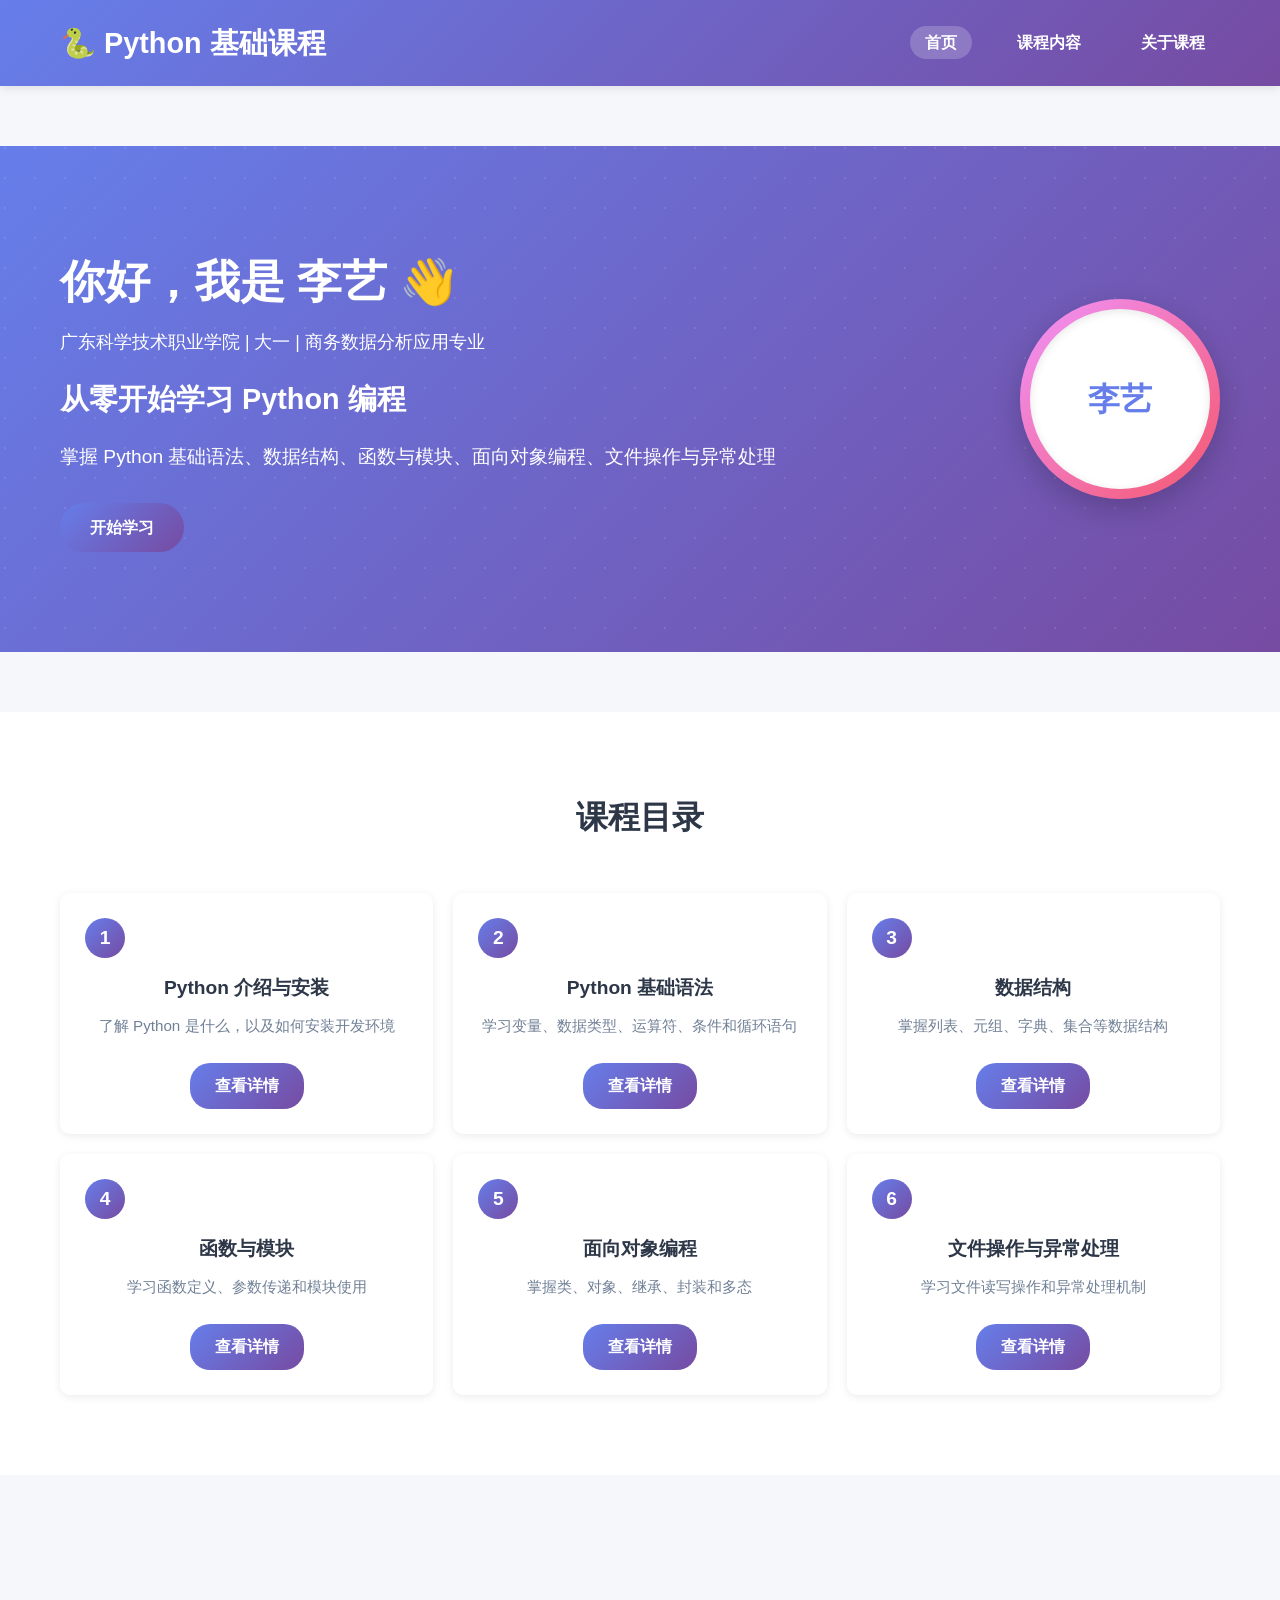
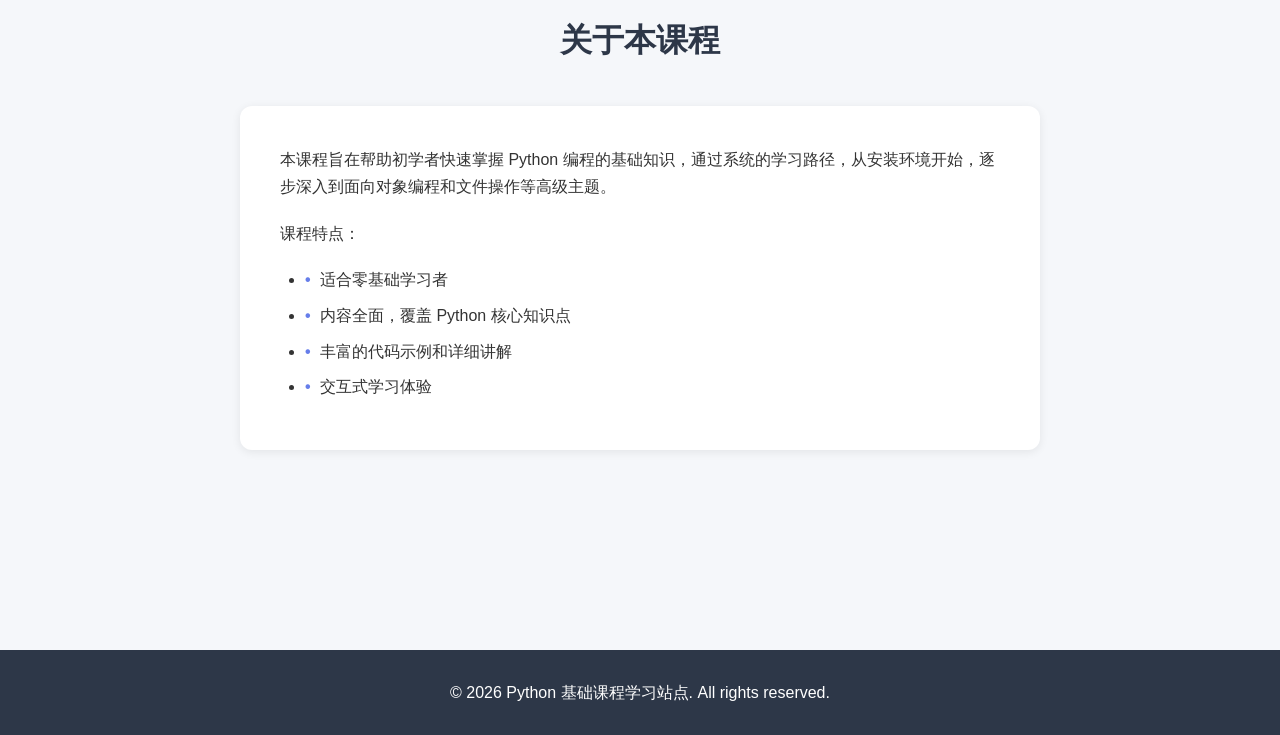
<file: index.html>
<!DOCTYPE html>
<html lang="zh-CN">
<head>
    <meta charset="UTF-8">
    <meta name="viewport" content="width=device-width, initial-scale=1.0">
    <title>Python 基础课程 - 学习站点</title>
    <link rel="stylesheet" href="style.css">
</head>
<body>
    <header>
        <nav class="navbar">
            <div class="container">
                <div class="navbar-brand">
                    <h1>🐍 Python 基础课程</h1>
                </div>
                <div class="navbar-menu">
                    <ul>
                        <li><a href="index.html" class="active">首页</a></li>
                        <li><a href="#courses">课程内容</a></li>
                        <li><a href="#about">关于课程</a></li>
                    </ul>
                </div>
            </div>
        </nav>
    </header>

    <main>
        <section class="hero-section">
            <div class="container">
                <div class="hero-content">
                    <div class="hero-text">
                        <h2>你好，我是 李艺 👋</h2>
                        <p class="subtitle">广东科学技术职业学院 | 大一 | 商务数据分析应用专业</p>
                        <h3>从零开始学习 Python 编程</h3>
                        <p>掌握 Python 基础语法、数据结构、函数与模块、面向对象编程、文件操作与异常处理</p>
                        <a href="#courses" class="btn">开始学习</a>
                    </div>
                    <div class="hero-avatar">
                        <div class="avatar">
                            <div class="avatar-inner">
                                <span>李艺</span>
                            </div>
                        </div>
                    </div>
                </div>
            </div>
        </section>

        <section id="courses" class="courses-section">
            <div class="container">
                <h2>课程目录</h2>
                <div class="lesson-grid">
                    <div class="lesson-card" onclick="window.location.href='python-course.html?lesson=0'">
                        <div class="lesson-number">1</div>
                        <h4>Python 介绍与安装</h4>
                        <p>了解 Python 是什么，以及如何安装开发环境</p>
                        <a href="python-course.html?lesson=0" class="btn">查看详情</a>
                    </div>
                    <div class="lesson-card" onclick="window.location.href='python-course.html?lesson=1'">
                        <div class="lesson-number">2</div>
                        <h4>Python 基础语法</h4>
                        <p>学习变量、数据类型、运算符、条件和循环语句</p>
                        <a href="python-course.html?lesson=1" class="btn">查看详情</a>
                    </div>
                    <div class="lesson-card" onclick="window.location.href='python-course.html?lesson=2'">
                        <div class="lesson-number">3</div>
                        <h4>数据结构</h4>
                        <p>掌握列表、元组、字典、集合等数据结构</p>
                        <a href="python-course.html?lesson=2" class="btn">查看详情</a>
                    </div>
                    <div class="lesson-card" onclick="window.location.href='python-course.html?lesson=3'">
                        <div class="lesson-number">4</div>
                        <h4>函数与模块</h4>
                        <p>学习函数定义、参数传递和模块使用</p>
                        <a href="python-course.html?lesson=3" class="btn">查看详情</a>
                    </div>
                    <div class="lesson-card" onclick="window.location.href='python-course.html?lesson=4'">
                        <div class="lesson-number">5</div>
                        <h4>面向对象编程</h4>
                        <p>掌握类、对象、继承、封装和多态</p>
                        <a href="python-course.html?lesson=4" class="btn">查看详情</a>
                    </div>
                    <div class="lesson-card" onclick="window.location.href='python-course.html?lesson=5'">
                        <div class="lesson-number">6</div>
                        <h4>文件操作与异常处理</h4>
                        <p>学习文件读写操作和异常处理机制</p>
                        <a href="python-course.html?lesson=5" class="btn">查看详情</a>
                    </div>
                </div>
            </div>
        </section>

        <section id="about" class="about-section">
            <div class="container">
                <h2>关于本课程</h2>
                <div class="about-content">
                    <p>本课程旨在帮助初学者快速掌握 Python 编程的基础知识，通过系统的学习路径，从安装环境开始，逐步深入到面向对象编程和文件操作等高级主题。</p>
                    <p>课程特点：</p>
                    <ul>
                        <li>适合零基础学习者</li>
                        <li>内容全面，覆盖 Python 核心知识点</li>
                        <li>丰富的代码示例和详细讲解</li>
                        <li>交互式学习体验</li>
                    </ul>
                </div>
            </div>
        </section>
    </main>

    <footer>
        <div class="container">
            <p>&copy; 2026 Python 基础课程学习站点. All rights reserved.</p>
        </div>
    </footer>
</body>
</html>
</file>
<file: style.css>
* {
    margin: 0;
    padding: 0;
    box-sizing: border-box;
}

body {
    font-family: 'Segoe UI', Tahoma, Geneva, Verdana, sans-serif;
    line-height: 1.6;
    color: #333;
    background-color: #f5f7fa;
}

.container {
    max-width: 1200px;
    margin: 0 auto;
    padding: 0 20px;
}

/* 导航栏样式 */
.navbar {
    background: linear-gradient(135deg, #667eea 0%, #764ba2 100%);
    color: white;
    padding: 20px 0;
    position: sticky;
    top: 0;
    z-index: 1000;
    box-shadow: 0 2px 10px rgba(0, 0, 0, 0.1);
}

.navbar .container {
    display: flex;
    justify-content: space-between;
    align-items: center;
}

.navbar-brand h1 {
    font-size: 1.8rem;
    margin: 0;
}

.navbar-menu ul {
    list-style: none;
    display: flex;
    gap: 30px;
    margin: 0;
}

.navbar-menu a {
    color: white;
    text-decoration: none;
    font-weight: 600;
    transition: opacity 0.3s ease;
    padding: 8px 15px;
    border-radius: 20px;
}

.navbar-menu a:hover {
    opacity: 0.9;
    background: rgba(255, 255, 255, 0.1);
}

.navbar-menu a.active {
    background: rgba(255, 255, 255, 0.2);
}

/* 响应式设计 */
@media (max-width: 768px) {
    .hero-content {
        flex-direction: column;
        text-align: center;
    }
    
    .hero-text {
        text-align: center;
    }
    
    .hero-text h2 {
        font-size: 2.2rem;
    }
    
    .hero-text h3 {
        font-size: 1.5rem;
    }
    
    .avatar {
        width: 150px;
        height: 150px;
    }
    
    .avatar-inner {
        width: 135px;
        height: 135px;
        font-size: 1.5rem;
    }
    
    .navbar .container {
        flex-direction: column;
        gap: 15px;
    }
    
    .navbar-menu ul {
        gap: 15px;
    }
    
    .lesson-grid {
        grid-template-columns: 1fr;
    }
}

/* 英雄区域 */
.hero-section {
    background: linear-gradient(135deg, #667eea 0%, #764ba2 100%);
    color: white;
    padding: 100px 0;
    position: relative;
    overflow: hidden;
}

.hero-section::before {
    content: '';
    position: absolute;
    top: -50%;
    left: -50%;
    width: 200%;
    height: 200%;
    background: radial-gradient(circle, rgba(255,255,255,0.1) 1px, transparent 1px);
    background-size: 30px 30px;
    animation: float 20s linear infinite;
}

@keyframes float {
    0% {
        transform: translate(0, 0);
    }
    100% {
        transform: translate(30px, 30px);
    }
}

.hero-content {
    display: flex;
    align-items: center;
    justify-content: space-between;
    gap: 40px;
    position: relative;
    z-index: 1;
}

.hero-text {
    flex: 1;
    text-align: left;
}

.hero-text h2 {
    font-size: 2.8rem;
    margin-bottom: 10px;
    color: white;
    font-weight: 700;
    animation: slideInLeft 1s ease-out;
}

.hero-text .subtitle {
    font-size: 1.1rem;
    margin-bottom: 20px;
    opacity: 0.9;
    animation: slideInLeft 1s ease-out 0.2s both;
}

.hero-text h3 {
    font-size: 1.8rem;
    margin-bottom: 20px;
    color: white;
    animation: slideInLeft 1s ease-out 0.4s both;
}

.hero-text p {
    font-size: 1.2rem;
    margin-bottom: 30px;
    opacity: 0.9;
    animation: slideInLeft 1s ease-out 0.6s both;
}

.hero-text .btn {
    animation: slideInLeft 1s ease-out 0.8s both;
}

.hero-avatar {
    flex-shrink: 0;
    animation: slideInRight 1s ease-out;
}

.avatar {
    width: 200px;
    height: 200px;
    border-radius: 50%;
    background: linear-gradient(135deg, #f093fb 0%, #f5576c 100%);
    display: flex;
    align-items: center;
    justify-content: center;
    box-shadow: 0 10px 30px rgba(0, 0, 0, 0.2);
    animation: pulse 2s ease-in-out infinite;
}

.avatar-inner {
    width: 180px;
    height: 180px;
    border-radius: 50%;
    background: white;
    display: flex;
    align-items: center;
    justify-content: center;
    color: #667eea;
    font-size: 2rem;
    font-weight: bold;
    box-shadow: inset 0 2px 10px rgba(0, 0, 0, 0.1);
}

@keyframes slideInLeft {
    from {
        opacity: 0;
        transform: translateX(-50px);
    }
    to {
        opacity: 1;
        transform: translateX(0);
    }
}

@keyframes slideInRight {
    from {
        opacity: 0;
        transform: translateX(50px);
    }
    to {
        opacity: 1;
        transform: translateX(0);
    }
}

@keyframes pulse {
    0% {
        transform: scale(1);
    }
    50% {
        transform: scale(1.05);
    }
    100% {
        transform: scale(1);
    }
}

header h1 {
    font-size: 2.5rem;
    margin-bottom: 10px;
}

header p {
    font-size: 1.2rem;
    opacity: 0.9;
}

main {
    padding: 60px 0;
}

section {
    margin-bottom: 60px;
}

h2 {
    font-size: 2rem;
    margin-bottom: 30px;
    color: #2d3748;
}

.welcome-section {
    background: white;
    padding: 40px;
    border-radius: 12px;
    box-shadow: 0 2px 10px rgba(0, 0, 0, 0.08);
}

.course-grid {
    display: grid;
    grid-template-columns: repeat(auto-fit, minmax(300px, 1fr));
    gap: 30px;
}

.course-card {
    background: white;
    border-radius: 12px;
    padding: 40px 30px;
    text-align: center;
    box-shadow: 0 4px 15px rgba(0, 0, 0, 0.1);
    transition: transform 0.3s ease, box-shadow 0.3s ease;
}

.course-card:hover {
    transform: translateY(-5px);
    box-shadow: 0 8px 25px rgba(0, 0, 0, 0.15);
}

.course-icon {
    font-size: 4rem;
    margin-bottom: 20px;
}

.course-card h3 {
    font-size: 1.5rem;
    margin-bottom: 15px;
    color: #2d3748;
}

.course-card p {
    color: #718096;
    margin-bottom: 25px;
}

.btn {
    display: inline-block;
    padding: 12px 30px;
    background: linear-gradient(135deg, #667eea 0%, #764ba2 100%);
    color: white;
    text-decoration: none;
    border-radius: 25px;
    font-weight: 600;
    transition: opacity 0.3s ease;
}

.btn:hover {
    opacity: 0.9;
}

/* 课程部分 */
.courses-section {
    padding: 80px 0;
    background: white;
}

.courses-section h2 {
    text-align: center;
    margin-bottom: 50px;
    color: #2d3748;
}

.lesson-grid {
    display: grid;
    grid-template-columns: repeat(auto-fill, minmax(300px, 1fr));
    gap: 30px;
}

.lesson-card {
    background: #f8f9fa;
    border-radius: 12px;
    padding: 30px;
    text-align: center;
    box-shadow: 0 4px 15px rgba(0, 0, 0, 0.08);
    transition: transform 0.3s ease, box-shadow 0.3s ease;
    cursor: pointer;
}

.lesson-card:hover {
    transform: translateY(-5px);
    box-shadow: 0 8px 25px rgba(0, 0, 0, 0.15);
}

.lesson-number {
    display: inline-block;
    width: 50px;
    height: 50px;
    background: linear-gradient(135deg, #667eea 0%, #764ba2 100%);
    color: white;
    border-radius: 50%;
    display: flex;
    align-items: center;
    justify-content: center;
    font-weight: bold;
    font-size: 1.2rem;
    margin-bottom: 20px;
}

.lesson-card h4 {
    font-size: 1.3rem;
    margin-bottom: 15px;
    color: #2d3748;
}

.lesson-card p {
    color: #718096;
    margin-bottom: 25px;
}

.lesson-card .btn {
    display: inline-block;
    padding: 10px 25px;
    background: linear-gradient(135deg, #667eea 0%, #764ba2 100%);
    color: white;
    text-decoration: none;
    border-radius: 20px;
    font-weight: 600;
    transition: opacity 0.3s ease;
}

.lesson-card .btn:hover {
    opacity: 0.9;
}

/* 关于部分 */
.about-section {
    padding: 80px 0;
    background: #f5f7fa;
}

.about-section h2 {
    text-align: center;
    margin-bottom: 40px;
    color: #2d3748;
}

.about-content {
    background: white;
    padding: 40px;
    border-radius: 12px;
    box-shadow: 0 2px 10px rgba(0, 0, 0, 0.08);
    max-width: 800px;
    margin: 0 auto;
}

.about-content p {
    margin-bottom: 20px;
    line-height: 1.7;
}

.about-content ul {
    margin-left: 25px;
    margin-top: 20px;
}

.about-content li {
    margin-bottom: 10px;
    position: relative;
    padding-left: 15px;
}

.about-content li:before {
    content: "•";
    color: #667eea;
    font-weight: bold;
    position: absolute;
    left: 0;
}

footer {
    background: #2d3748;
    color: white;
    text-align: center;
    padding: 30px 0;
    margin-top: 0;
}

.course-header {
    background: linear-gradient(135deg, #667eea 0%, #764ba2 100%);
    color: white;
    padding: 60px 0;
    text-align: center;
}

.course-header h2 {
    font-size: 2rem;
    margin-bottom: 10px;
    color: white;
}

.course-header p {
    font-size: 1.1rem;
    opacity: 0.9;
}

.back-link {
    display: inline-flex;
    align-items: center;
    color: white;
    text-decoration: none;
    font-weight: 600;
    margin-bottom: 20px;
}

.back-link:hover {
    text-decoration: underline;
}

.lesson-grid {
    display: grid;
    grid-template-columns: repeat(auto-fill, minmax(280px, 1fr));
    gap: 20px;
}

.lesson-card {
    background: white;
    border-radius: 10px;
    padding: 25px;
    box-shadow: 0 2px 8px rgba(0, 0, 0, 0.08);
    transition: transform 0.2s ease;
    cursor: pointer;
}

.lesson-card:hover {
    transform: translateY(-3px);
    box-shadow: 0 4px 15px rgba(0, 0, 0, 0.12);
}

.lesson-number {
    display: inline-block;
    width: 40px;
    height: 40px;
    background: linear-gradient(135deg, #667eea 0%, #764ba2 100%);
    color: white;
    border-radius: 50%;
    display: flex;
    align-items: center;
    justify-content: center;
    font-weight: bold;
    margin-bottom: 15px;
}

.lesson-card h4 {
    font-size: 1.2rem;
    margin-bottom: 10px;
    color: #2d3748;
}

.lesson-card p {
    color: #718096;
    font-size: 0.95rem;
}

.lesson-detail {
    background: white;
    border-radius: 12px;
    padding: 40px;
    box-shadow: 0 2px 10px rgba(0, 0, 0, 0.08);
}

.lesson-detail h3 {
    font-size: 1.8rem;
    margin-bottom: 20px;
    color: #2d3748;
}

.lesson-content {
    margin-top: 20px;
}

.lesson-content h4 {
    font-size: 1.3rem;
    margin: 25px 0 15px;
    color: #4a5568;
}

.lesson-content p {
    margin-bottom: 15px;
}

.lesson-content ul, .lesson-content ol {
    margin-left: 25px;
    margin-bottom: 15px;
}

.lesson-content li {
    margin-bottom: 8px;
}

code {
    background: #f7fafc;
    padding: 2px 6px;
    border-radius: 4px;
    font-family: 'Courier New', Courier, monospace;
    color: #e53e3e;
}

pre {
    background: #2d3748;
    color: #e2e8f0;
    padding: 20px;
    border-radius: 8px;
    overflow-x: auto;
    margin: 20px 0;
    position: relative;
}

pre code {
    background: none;
    color: #e2e8f0;
    padding: 0;
}

/* 代码运行器样式 */
.code-runner {
    background: #f8f9fa;
    border: 1px solid #e2e8f0;
    border-radius: 8px;
    margin: 10px 0 20px;
    box-shadow: 0 4px 12px rgba(0, 0, 0, 0.08);
    transition: all 0.3s ease;
    position: relative;
    overflow: hidden;
}

.code-runner:hover {
    box-shadow: 0 6px 16px rgba(0, 0, 0, 0.12);
    transform: translateY(-2px);
}

.code-runner-controls {
    display: flex;
    justify-content: space-between;
    align-items: center;
    padding: 12px 16px;
    background: #f1f3f4;
    border-bottom: 1px solid #e2e8f0;
}

.control-left {
    display: flex;
    align-items: center;
    gap: 12px;
}

.language {
    font-size: 0.9rem;
    color: #667eea;
    font-weight: 600;
    text-transform: uppercase;
    letter-spacing: 0.5px;
}

.run-btn {
    background: linear-gradient(135deg, #667eea 0%, #764ba2 100%);
    color: white;
    border: none;
    padding: 6px 16px;
    border-radius: 20px;
    font-size: 0.85rem;
    font-weight: 600;
    cursor: pointer;
    transition: all 0.3s ease;
}

.run-btn:hover {
    transform: translateY(-1px);
    box-shadow: 0 2px 8px rgba(102, 126, 234, 0.4);
}

.run-btn:active {
    transform: translateY(0);
}

.reset-btn {
    background: #f3f4f6;
    color: #4b5563;
    border: 1px solid #d1d5db;
    padding: 6px 16px;
    border-radius: 20px;
    font-size: 0.85rem;
    font-weight: 600;
    cursor: pointer;
    transition: all 0.3s ease;
}

.reset-btn:hover {
    background: #e5e7eb;
    border-color: #9ca3af;
    transform: translateY(-1px);
}

.reset-btn:active {
    transform: translateY(0);
}

.control-right {
    display: flex;
    align-items: center;
}

.collapse-btn {
    background: none;
    border: 1px solid #d1d5db;
    padding: 4px 12px;
    border-radius: 16px;
    font-size: 0.8rem;
    color: #4b5563;
    cursor: pointer;
    transition: all 0.3s ease;
}

.collapse-btn:hover {
    background: #e5e7eb;
    border-color: #9ca3af;
}

.code-runner-output {
    padding: 16px;
    background: white;
    max-height: 300px;
    overflow-y: auto;
    transition: all 0.3s ease;
}

.code-runner-output.collapsed {
    max-height: 0;
    padding: 0 16px;
    overflow: hidden;
}

.output-content {
    font-family: 'Courier New', Courier, monospace;
    font-size: 0.9rem;
    line-height: 1.5;
}

.output-text {
    background: #f3f4f6;
    padding: 12px;
    border-radius: 6px;
    margin: 0;
    white-space: pre-wrap;
    color: #374151;
}

.loading {
    color: #667eea;
    font-style: italic;
    display: flex;
    align-items: center;
    gap: 8px;
}

.loading::before {
    content: '';
    width: 12px;
    height: 12px;
    border: 2px solid #667eea;
    border-top: 2px solid transparent;
    border-radius: 50%;
    animation: spin 1s linear infinite;
}

@keyframes spin {
    0% { transform: rotate(0deg); }
    100% { transform: rotate(360deg); }
}

.success {
    color: #10b981;
    font-weight: 600;
}

.error {
    color: #ef4444;
    font-weight: 600;
}

.hidden {
    display: none !important;
}

.lesson-nav {
    display: flex;
    justify-content: space-between;
    margin-top: 40px;
    padding-top: 20px;
    border-top: 1px solid #e2e8f0;
}

.lesson-nav .btn {
    padding: 10px 25px;
}
</file>
